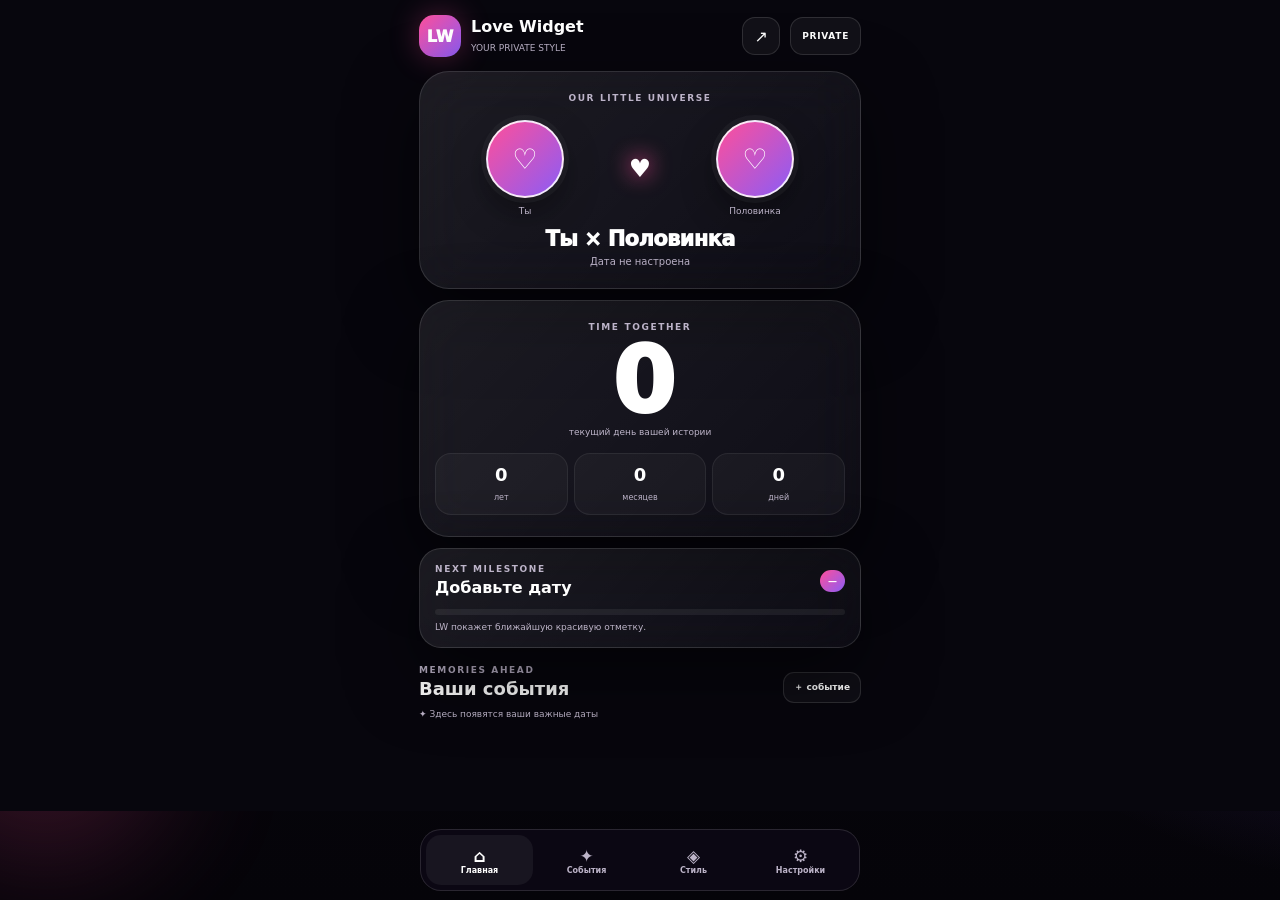
<file: index.html>
<!doctype html><html lang="ru"><head><meta charset="utf-8"><meta name="viewport" content="width=device-width,initial-scale=1,viewport-fit=cover"><meta name="theme-color" content="#07060d"><title>LW — Love Widget</title></head><body style="margin:0;background:#07060d"><script>location.replace('./app-v544.html'+location.search+location.hash)</script></body></html>
</file>
<file: v541.css>
:root{--a:#ff4f9a;--b:#8b5cf6;--m:#bdb4c9;--line:#ffffff20;--safe:env(safe-area-inset-bottom,0px)}*{box-sizing:border-box;-webkit-tap-highlight-color:transparent}html,body{margin:0;min-height:100%;background:#07060d;color:#fff;font-family:Inter,"SF Pro Display","Segoe UI",system-ui,sans-serif}button,input{font:inherit}.bg{position:fixed;inset:0;z-index:-2;background:radial-gradient(circle at -10% 0,color-mix(in srgb,var(--a) 46%,transparent),transparent 38%),radial-gradient(circle at 110% 30%,color-mix(in srgb,var(--b) 44%,transparent),transparent 40%),linear-gradient(180deg,#0a0711,#050409)}.orb{position:fixed;z-index:-1;width:230px;height:230px;border-radius:50%;filter:blur(70px);opacity:.23;animation:float 14s ease-in-out infinite;background:var(--a);left:-70px;bottom:5%}@keyframes float{50%{transform:translate(55px,-45px) scale(1.15)}}.app{width:min(470px,100%);margin:auto;padding:calc(15px + env(safe-area-inset-top)) 14px calc(92px + var(--safe))}.top,.row{display:flex;align-items:center;justify-content:space-between;gap:10px}.top{margin-bottom:14px}.brand{display:flex;gap:10px;align-items:center}.logo{width:42px;height:42px;border-radius:15px;display:grid;place-items:center;font-weight:1000;background:linear-gradient(135deg,var(--a),var(--b));box-shadow:0 0 30px color-mix(in srgb,var(--a) 30%,transparent)}.brand b{display:block}.brand small,.muted{color:var(--m);font-size:9px}.pill,.ico{border:1px solid var(--line);background:#ffffff0c;color:#fff;height:38px;border-radius:13px}.pill{padding:0 11px;font-size:9px;font-weight:900;letter-spacing:.08em}.ico{width:38px}.glass{background:linear-gradient(135deg,#ffffff17,#ffffff08);border:1px solid var(--line);backdrop-filter:blur(26px) saturate(130%);box-shadow:0 26px 70px #0008}.hero,.counter{border-radius:30px;padding:21px 15px;text-align:center;margin-bottom:11px}.ey{font-size:9px;letter-spacing:.18em;text-transform:uppercase;color:var(--m);font-weight:900}.people{display:grid;grid-template-columns:1fr 50px 1fr;align-items:center;margin:17px 0 11px}.avatar{width:78px;height:78px;margin:auto;border-radius:50%;display:grid;place-items:center;font-size:28px;cursor:pointer;background:linear-gradient(135deg,var(--a),var(--b));background-size:cover;background-position:center;border:2px solid #fffd;box-shadow:0 0 0 5px #ffffff0a,0 15px 35px #0006}.heart{font-size:25px;text-shadow:0 0 22px var(--a)}.who{color:var(--m);font-size:9px;margin-top:8px}.names{font-size:21px;font-weight:1000;letter-spacing:-.03em}.date{color:var(--m);font-size:10px;margin-top:5px}.days{font-size:90px;font-weight:1000;line-height:.88;letter-spacing:-.075em;margin:10px 0 6px}.stats{display:grid;grid-template-columns:repeat(3,1fr);gap:6px;margin-top:16px}.stat{padding:10px 3px;border:1px solid #ffffff12;border-radius:16px;background:#ffffff09}.stat b{display:block;font-size:18px}.stat span{font-size:8px;color:var(--m)}.card{border-radius:22px;padding:15px;margin-bottom:17px}.card h3{margin:4px 0 0;font-size:16px}.badge{padding:6px 8px;border-radius:99px;background:linear-gradient(135deg,var(--a),var(--b));font-size:9px;font-weight:900}.prog{height:6px;border-radius:99px;background:#ffffff10;overflow:hidden;margin:12px 0 7px}.prog i{display:block;height:100%;background:linear-gradient(90deg,var(--a),#58ecff);width:0}.section h2{font-size:18px;margin:3px 0 10px}.ghost{border:1px solid var(--line);background:#ffffff09;color:#fff;border-radius:11px;padding:8px 10px;font-size:9px;font-weight:900}.events{display:grid;gap:8px}.event{display:grid;grid-template-columns:38px 1fr auto;gap:9px;align-items:center;padding:10px;border:1px solid #ffffff12;border-radius:17px;background:#ffffff09}.eventIcon{width:38px;height:38px;border-radius:13px;display:grid;place-items:center;background:linear-gradient(135deg,var(--a),var(--b))}.event b{display:block;font-size:11px}.event small{display:block;color:var(--m);font-size:8px;margin-top:2px}.del{border:0;background:none;color:#ffffff88;font-size:18px}.nav{position:fixed;z-index:10;left:50%;bottom:calc(9px + var(--safe));transform:translateX(-50%);width:min(440px,calc(100% - 20px));height:62px;padding:5px;display:grid;grid-template-columns:repeat(4,1fr);border:1px solid var(--line);border-radius:21px;background:#0d0915dc;backdrop-filter:blur(30px)}.nav button{border:0;border-radius:15px;background:none;color:var(--m);font-size:8px;font-weight:900}.nav span{display:block;font-size:17px}.nav .on{background:#ffffff0e;color:#fff}.sheet{display:none;position:fixed;z-index:20;inset:0;background:#0009;backdrop-filter:blur(8px)}.sheet.open{display:block}.box{position:absolute;left:50%;bottom:0;transform:translateX(-50%);width:min(470px,100%);max-height:87vh;overflow:auto;border:1px solid var(--line);border-radius:28px 28px 0 0;background:linear-gradient(#181020,#08060d);padding:14px 14px calc(18px + var(--safe))}.tabs{display:flex;gap:5px;overflow:auto;margin:13px 0}.tab{border:1px solid var(--line);background:#ffffff08;color:var(--m);padding:8px 11px;border-radius:99px;font-size:9px;font-weight:900}.tab.on{border-color:transparent;color:#fff;background:linear-gradient(135deg,var(--a),var(--b))}.pane{display:none}.pane.on{display:block}.field{display:grid;gap:5px;margin-bottom:10px}.field label{font-size:8px;color:var(--m);font-weight:900;text-transform:uppercase;letter-spacing:.08em}.field input{width:100%;border:1px solid var(--line);background:#ffffff09;color:#fff;border-radius:14px;padding:12px}.btn{width:100%;border:0;border-radius:14px;padding:12px;color:#fff;font-weight:900;margin-top:4px}.pri{background:linear-gradient(135deg,var(--a),var(--b))}.sec{background:#ffffff0a;border:1px solid var(--line)}.danger{background:#ff41691b;border:1px solid #ff668638;color:#ffb1c0}.themes{display:grid;grid-template-columns:repeat(3,1fr);gap:7px;margin-bottom:10px}.theme{height:58px;border:2px solid transparent;border-radius:15px;color:#fff;font-size:8px;font-weight:900}.theme.on{border-color:#fff}.toast{position:fixed;z-index:30;left:50%;bottom:calc(82px + var(--safe));transform:translate(-50%,12px);opacity:0;pointer-events:none;padding:10px 13px;border:1px solid var(--line);border-radius:13px;background:#171020ef;font-size:9px;transition:.2s}.toast.show{opacity:1;transform:translate(-50%,0)}.file{display:none}@media(prefers-reduced-motion:reduce){*{animation:none!important;transition:none!important}}
</file>
